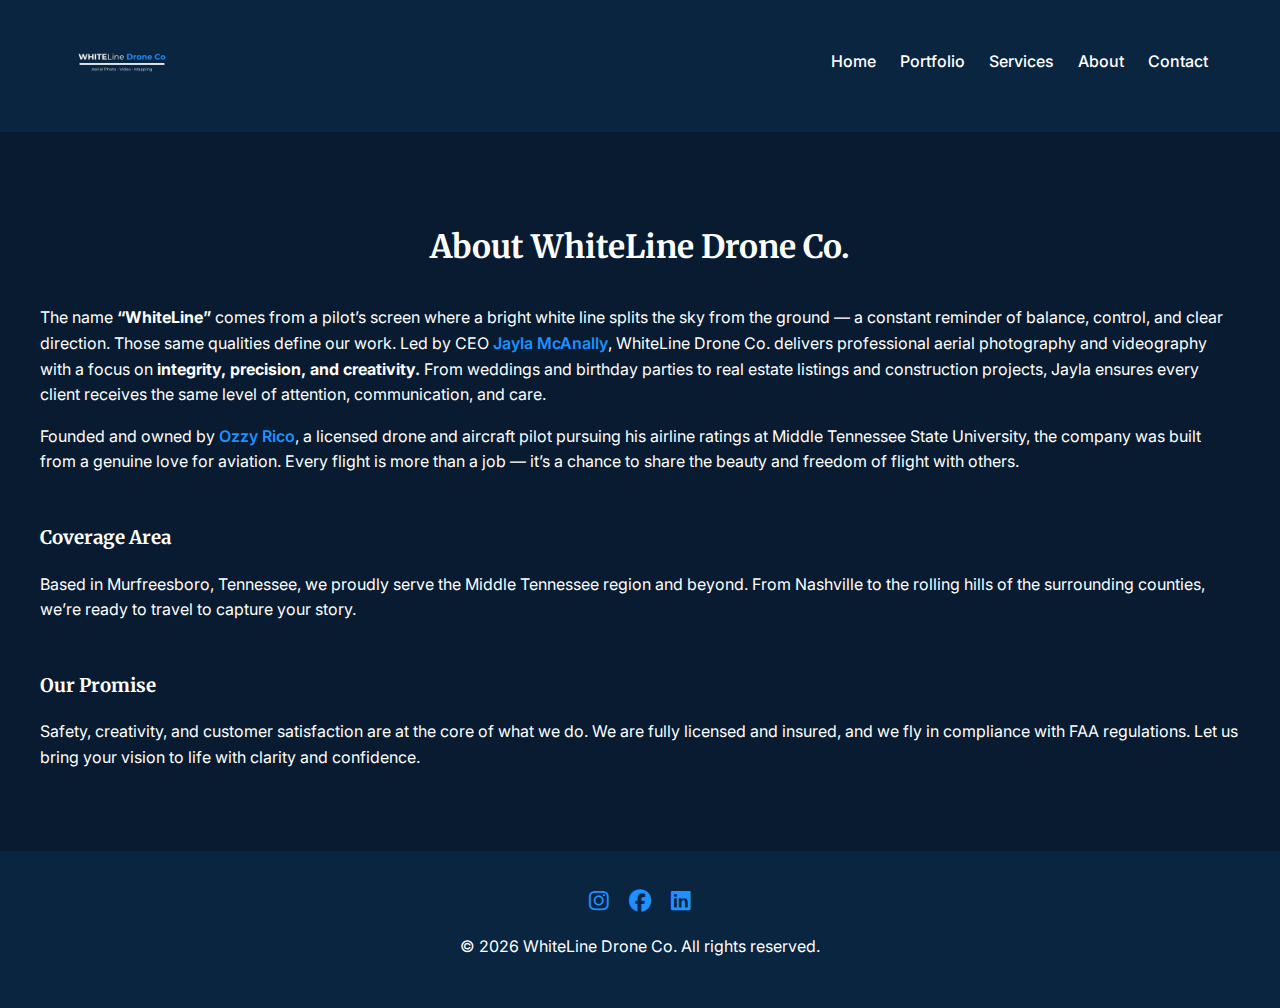
<file: about.html>
<!DOCTYPE html>
<html lang="en">
<head>
  <meta charset="UTF-8">
  <meta name="viewport" content="width=device-width, initial-scale=1.0">
  <title>About Us – WhiteLine Drone Co.</title>
  <link rel="stylesheet" href="/assets/css/styles.css">
  <link rel="stylesheet" href="https://cdnjs.cloudflare.com/ajax/libs/font-awesome/6.4.0/css/all.min.css">
  <meta name="description" content="Learn more about WhiteLine Drone Co. – our story, values, and coverage area.">
</head>
<body>
  <header>
    <div class="nav-container">
      <div class="logo">
        <a href="/"><img src="/assets/img/logo.png" alt="WhiteLine Drone Co. logo"></a>
      </div>
      <div class="menu-toggle" aria-label="Open navigation menu"><i class="fas fa-bars"></i></div>
      <nav>
        <ul>
          <li><a href="/">Home</a></li>
          <li><a href="/portfolio.html">Portfolio</a></li>
          <li><a href="/services.html">Services</a></li>
          <li><a href="/about.html">About</a></li>
          <li><a href="/contact.html">Contact</a></li>
        </ul>
      </nav>
    </div>
  </header>
  <main>
    <section>
  <div class="container">
    <h2 class="section-title">About WhiteLine Drone Co.</h2>
    <p>
      The name <strong>“WhiteLine”</strong> comes from a pilot’s screen where a bright white line splits the sky from the ground — a constant reminder of balance, control, and clear direction. Those same qualities define our work. Led by CEO <strong style="color:#1e90ff; font-weight:600;">Jayla McAnally</strong>, WhiteLine Drone Co. delivers professional aerial photography and videography with a focus on <strong>integrity, precision, and creativity.</strong> From weddings and birthday parties to real estate listings and construction projects, Jayla ensures every client receives the same level of attention, communication, and care.
    </p>
    <p>
      Founded and owned by <strong style="color:#1e90ff; font-weight:600;">Ozzy Rico</strong>, a licensed drone and aircraft pilot pursuing his airline ratings at Middle Tennessee State University, the company was built from a genuine love for aviation. Every flight is more than a job — it’s a chance to share the beauty and freedom of flight with others.
    </p>

    <h3 style="font-family:'Merriweather', serif; margin-top:3rem;">Coverage Area</h3>
    <p>
      Based in Murfreesboro, Tennessee, we proudly serve the Middle Tennessee region and beyond. From Nashville to the rolling hills of the surrounding counties, we’re ready to travel to capture your story.
    </p>

    <h3 style="font-family:'Merriweather', serif; margin-top:3rem;">Our Promise</h3>
    <p>
      Safety, creativity, and customer satisfaction are at the core of what we do. We are fully licensed and insured, and we fly in compliance with FAA regulations. Let us bring your vision to life with clarity and confidence.
    </p>
  </div>
</section>
  </main>
  <footer>
    <div class="container">
      <div class="social-links">
        <a href="https://www.instagram.com/whitelinedroneco/" target="_blank" rel="noopener" aria-label="Instagram"><i class="fab fa-instagram"></i></a>
        <a href="https://www.facebook.com/profile.php?id=61583462636953&sk=photos" target="_blank" rel="noopener" aria-label="Facebook"><i class="fab fa-facebook"></i></a>
        <a href="https://www.linkedin.com/company/109654018/admin/dashboard/" target="_blank" rel="noopener" aria-label="LinkedIn"><i class="fab fa-linkedin"></i></a>
      </div>
      <p>&copy; <span id="current-year"></span> WhiteLine Drone Co. All rights reserved.</p>
    </div>
  </footer>
  <script src="/assets/js/site.js"></script>
</body>
</html>
</file>
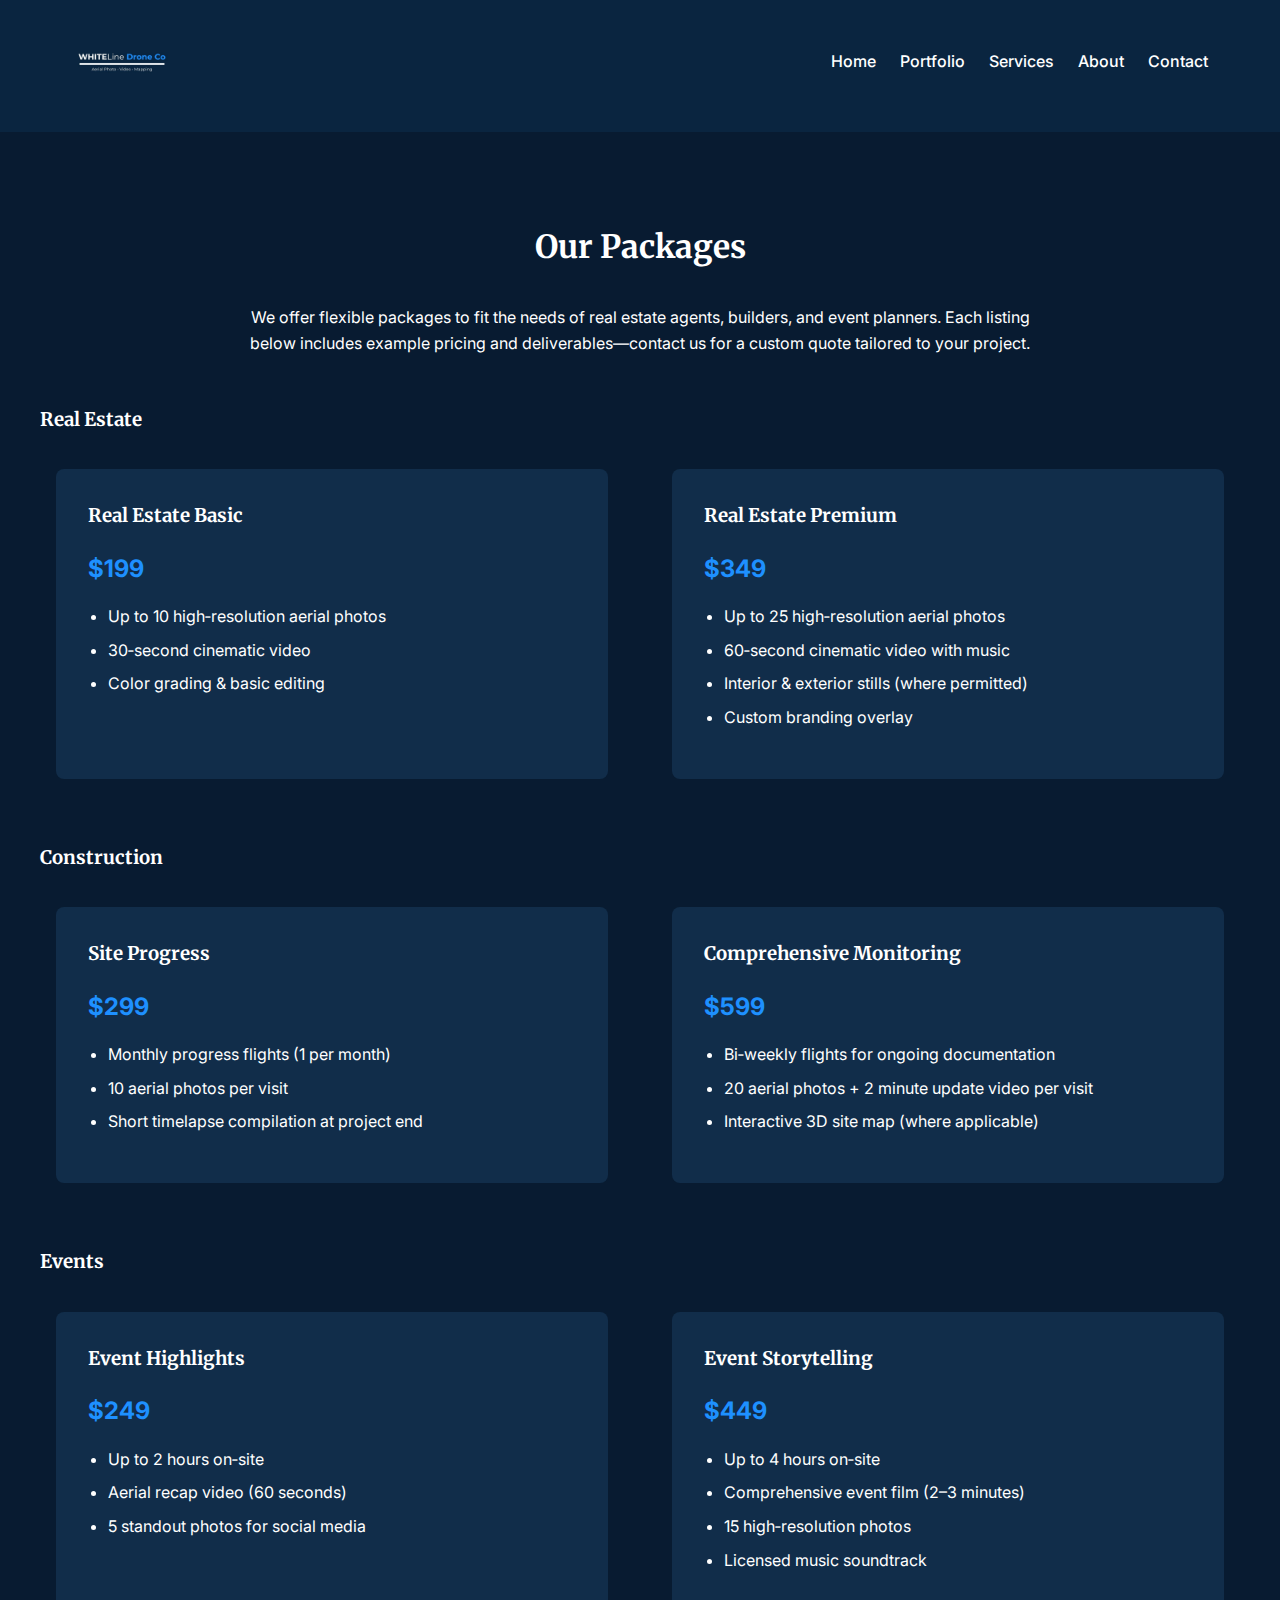
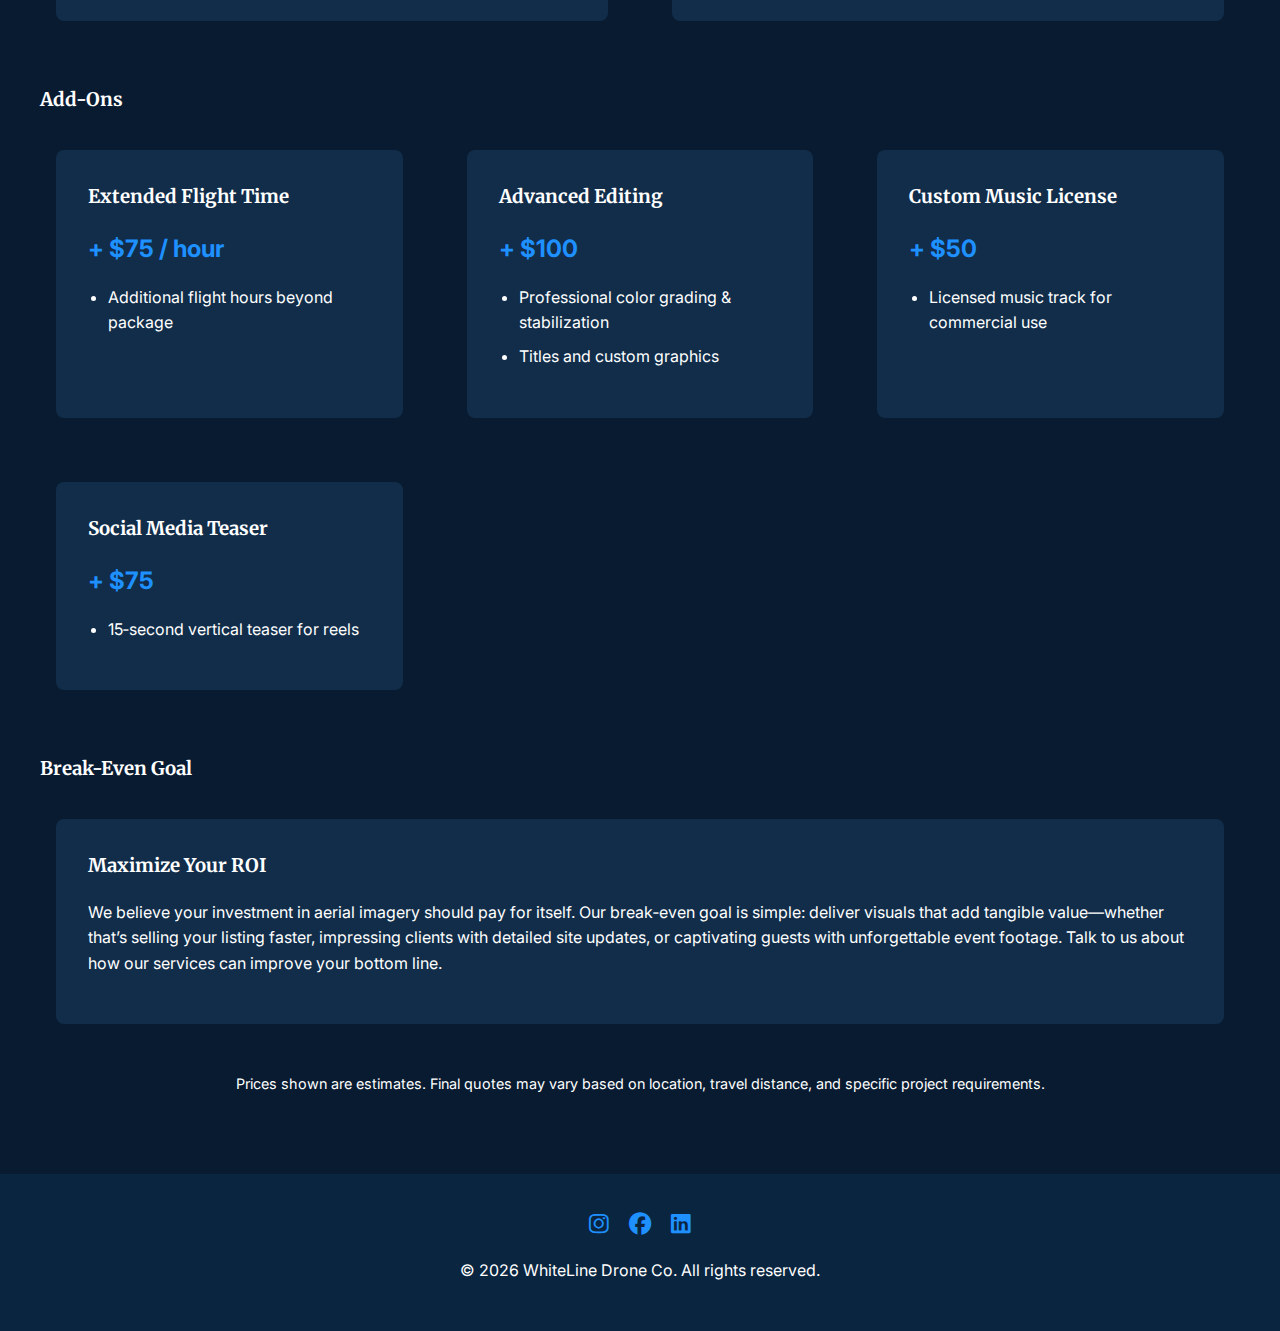
<file: services.html>
<!DOCTYPE html>
<html lang="en">
<head>
  <meta charset="UTF-8">
  <meta name="viewport" content="width=device-width, initial-scale=1.0">
  <title>Services – WhiteLine Drone Co.</title>
  <link rel="stylesheet" href="/assets/css/styles.css">
  <link rel="stylesheet" href="https://cdnjs.cloudflare.com/ajax/libs/font-awesome/6.4.0/css/all.min.css">
  <meta name="description" content="Discover our real estate, construction, and event drone packages, plus custom add‑ons and break‑even guidance.">
</head>
<body>
  <header>
    <div class="nav-container">
      <div class="logo">
        <a href="/"><img src="/assets/img/logo.png" alt="WhiteLine Drone Co. logo"></a>
      </div>
      <div class="menu-toggle" aria-label="Open navigation menu"><i class="fas fa-bars"></i></div>
      <nav>
        <ul>
          <li><a href="/">Home</a></li>
          <li><a href="/portfolio.html">Portfolio</a></li>
          <li><a href="/services.html">Services</a></li>
          <li><a href="/about.html">About</a></li>
          <li><a href="/contact.html">Contact</a></li>
        </ul>
      </nav>
    </div>
  </header>
  <main>
    <section>
      <div class="container">
        <h2 class="section-title">Our Packages</h2>
        <p style="text-align:center; max-width:800px; margin:0 auto 3rem auto;">We offer flexible packages to fit the needs of real estate agents, builders, and event planners. Each listing below includes example pricing and deliverables—contact us for a custom quote tailored to your project.</p>

        <h3 style="font-family:'Merriweather', serif;">Real Estate</h3>
        <div class="services-grid">
          <div class="card">
            <h3>Real Estate Basic</h3>
            <p class="price">$199</p>
            <ul>
              <li>Up to 10 high‑resolution aerial photos</li>
              <li>30‑second cinematic video</li>
              <li>Color grading &amp; basic editing</li>
            </ul>
          </div>
          <div class="card">
            <h3>Real Estate Premium</h3>
            <p class="price">$349</p>
            <ul>
              <li>Up to 25 high‑resolution aerial photos</li>
              <li>60‑second cinematic video with music</li>
              <li>Interior &amp; exterior stills (where permitted)</li>
              <li>Custom branding overlay</li>
            </ul>
          </div>
        </div>

        <h3 style="font-family:'Merriweather', serif; margin-top:3rem;">Construction</h3>
        <div class="services-grid">
          <div class="card">
            <h3>Site Progress</h3>
            <p class="price">$299</p>
            <ul>
              <li>Monthly progress flights (1 per month)</li>
              <li>10 aerial photos per visit</li>
              <li>Short timelapse compilation at project end</li>
            </ul>
          </div>
          <div class="card">
            <h3>Comprehensive Monitoring</h3>
            <p class="price">$599</p>
            <ul>
              <li>Bi‑weekly flights for ongoing documentation</li>
              <li>20 aerial photos + 2 minute update video per visit</li>
              <li>Interactive 3D site map (where applicable)</li>
            </ul>
          </div>
        </div>

        <h3 style="font-family:'Merriweather', serif; margin-top:3rem;">Events</h3>
        <div class="services-grid">
          <div class="card">
            <h3>Event Highlights</h3>
            <p class="price">$249</p>
            <ul>
              <li>Up to 2 hours on‑site</li>
              <li>Aerial recap video (60 seconds)</li>
              <li>5 standout photos for social media</li>
            </ul>
          </div>
          <div class="card">
            <h3>Event Storytelling</h3>
            <p class="price">$449</p>
            <ul>
              <li>Up to 4 hours on‑site</li>
              <li>Comprehensive event film (2–3 minutes)</li>
              <li>15 high‑resolution photos</li>
              <li>Licensed music soundtrack</li>
            </ul>
          </div>
        </div>

        <h3 style="font-family:'Merriweather', serif; margin-top:3rem;">Add‑Ons</h3>
        <div class="services-grid">
          <div class="card">
            <h3>Extended Flight Time</h3>
            <p class="price">+ $75 / hour</p>
            <ul>
              <li>Additional flight hours beyond package</li>
            </ul>
          </div>
          <div class="card">
            <h3>Advanced Editing</h3>
            <p class="price">+ $100</p>
            <ul>
              <li>Professional color grading &amp; stabilization</li>
              <li>Titles and custom graphics</li>
            </ul>
          </div>
          <div class="card">
            <h3>Custom Music License</h3>
            <p class="price">+ $50</p>
            <ul>
              <li>Licensed music track for commercial use</li>
            </ul>
          </div>
          <div class="card">
            <h3>Social Media Teaser</h3>
            <p class="price">+ $75</p>
            <ul>
              <li>15‑second vertical teaser for reels</li>
            </ul>
          </div>
        </div>

        <h3 style="font-family:'Merriweather', serif; margin-top:3rem;">Break‑Even Goal</h3>
        <div class="services-grid">
          <div class="card">
            <h3>Maximize Your ROI</h3>
            <p>We believe your investment in aerial imagery should pay for itself. Our break‑even goal is simple: deliver visuals that add tangible value—whether that’s selling your listing faster, impressing clients with detailed site updates, or captivating guests with unforgettable event footage. Talk to us about how our services can improve your bottom line.</p>
          </div>
        </div>
        <p style="font-size:0.9rem; margin-top:2rem; text-align:center;">Prices shown are estimates. Final quotes may vary based on location, travel distance, and specific project requirements.</p>
      </div>
    </section>
  </main>
  <footer>
    <div class="container">
      <div class="social-links">
        <a href="https://www.instagram.com/whitelinedroneco/" target="_blank" rel="noopener" aria-label="Instagram"><i class="fab fa-instagram"></i></a>
        <a href="https://www.facebook.com/profile.php?id=61583462636953&sk=photos" target="_blank" rel="noopener" aria-label="Facebook"><i class="fab fa-facebook"></i></a>
        <a href="https://www.linkedin.com/company/109654018/admin/dashboard/" target="_blank" rel="noopener" aria-label="LinkedIn"><i class="fab fa-linkedin"></i></a>
      </div>
      <p>&copy; <span id="current-year"></span> WhiteLine Drone Co. All rights reserved.</p>
    </div>
  </footer>
  <script src="/assets/js/site.js"></script>
</body>
</html>
</file>
<file: assets/css/styles.css>
/*
 * WhiteLine Drone Co. main stylesheet
 *
 * Defines a dark‑themed palette built around a deep blue primary and vivid
 * azure accent. The typography combines Merriweather for headlines with
 * Inter for body copy. Layouts are responsive and use CSS grid and flex
 * where appropriate. Cards gently elevate on hover, and navigation
 * collapses into a hamburger menu on small screens.
 */

@import url('https://fonts.googleapis.com/css2?family=Merriweather:wght@700&family=Inter:wght@400;500;700&display=swap');

:root {
  --primary-color: #0a2540;
  --accent-color: #1e90ff;
  --text-color: #ffffff;
  --background-color: #081b31;
  --card-background: #112d4a;
  --border-radius: 8px;
}

* {
  box-sizing: border-box;
}

body {
  margin: 0;
  font-family: 'Inter', sans-serif;
  background-color: var(--background-color);
  color: var(--text-color);
  line-height: 1.6;
}

header {
  background-color: var(--primary-color);
  position: sticky;
  top: 0;
  width: 100%;
  z-index: 10;
}

.nav-container {
  display: flex;
  justify-content: space-between;
  align-items: center;
  padding: 0.75rem 2rem;
  max-width: 1200px;
  margin: 0 auto;
}

/* Increase the size of the logo in the navigation bar. A taller logo
   helps it stand out without overwhelming the nav. */
.logo img {
  height: 100px;
}

nav {
  display: flex;
  align-items: center;
}

nav ul {
  list-style: none;
  margin: 0;
  padding: 0;
  display: flex;
  align-items: center;
}

nav ul li {
  margin-left: 1.5rem;
}

nav a {
  color: var(--text-color);
  text-decoration: none;
  font-weight: 500;
  transition: color 0.2s;
}

nav a:hover,
nav a:focus {
  color: var(--accent-color);
}

/* Mobile navigation */
.menu-toggle {
  display: none;
  font-size: 1.5rem;
  color: var(--text-color);
  cursor: pointer;
}

@media (max-width: 768px) {
  nav ul {
    position: absolute;
    top: 100%;
    left: 0;
    right: 0;
    flex-direction: column;
    background-color: var(--primary-color);
    max-height: 0;
    overflow: hidden;
    transition: max-height 0.3s ease-in-out;
  }
  nav ul.open {
    max-height: 500px;
  }
  nav ul li {
    margin: 1rem 0;
    text-align: center;
  }
  .menu-toggle {
    display: block;
  }
}

main {
  flex: 1;
}

/* Hero section */
.hero {
  height: 80vh;
  background-image: url('/assets/img/og-cover.jpg');
  background-size: cover;
  background-position: center;
  position: relative;
  display: flex;
  justify-content: center;
  align-items: center;
  text-align: center;
  padding: 0 2rem;
}

.hero::after {
  content: '';
  position: absolute;
  top: 0;
  left: 0;
  width: 100%;
  height: 100%;
  background-color: rgba(10, 37, 64, 0.7);
}

.hero-content {
  position: relative;
  z-index: 1;
  max-width: 800px;
  color: var(--text-color);
}

.hero-content h1 {
  font-family: 'Merriweather', serif;
  font-size: 2.5rem;
  margin-bottom: 1rem;
}

.hero-content p {
  font-size: 1.2rem;
  margin-bottom: 2rem;
}

.hero-buttons .btn {
  display: inline-block;
  margin: 0.5rem;
  padding: 0.75rem 1.5rem;
  border-radius: var(--border-radius);
  border: 2px solid var(--accent-color);
  text-decoration: none;
  font-weight: 600;
  transition: background-color 0.3s, color 0.3s;
}

.btn-primary {
  background-color: var(--accent-color);
  color: var(--primary-color);
}

.btn-secondary {
  background-color: transparent;
  color: var(--accent-color);
}

.btn-primary:hover,
.btn-primary:focus {
  background-color: #1d77d3;
  color: var(--text-color);
}

.btn-secondary:hover,
.btn-secondary:focus {
  background-color: var(--accent-color);
  color: var(--primary-color);
}

section {
  padding: 4rem 2rem;
}

.container {
  max-width: 1200px;
  margin: 0 auto;
}

.section-title {
  font-family: 'Merriweather', serif;
  font-size: 2rem;
  text-align: center;
  margin-bottom: 2rem;
}

/* Cards */
.card {
  background-color: var(--card-background);
  border-radius: var(--border-radius);
  padding: 2rem;
  margin: 1rem;
  transition: transform 0.3s ease, box-shadow 0.3s ease;
}

.card:hover {
  transform: translateY(-5px);
  box-shadow: 0 4px 12px rgba(0, 0, 0, 0.3);
}

.card h3 {
  font-family: 'Merriweather', serif;
  margin-top: 0;
}

.price {
  font-size: 1.5rem;
  font-weight: 700;
  margin: 0.5rem 0 1rem 0;
  color: var(--accent-color);
}

.services-grid {
  display: grid;
  grid-template-columns: repeat(auto-fit, minmax(280px, 1fr));
  gap: 2rem;
}

ul {
  padding-left: 1.25rem;
}

li {
  margin-bottom: 0.5rem;
}

/* Gallery */
.gallery {
  display: grid;
  grid-template-columns: repeat(auto-fit, minmax(250px, 1fr));
  gap: 1rem;
}

.gallery a {
  display: block;
}

.gallery img {
  width: 100%;
  height: auto;
  border-radius: var(--border-radius);
  cursor: pointer;
  transition: opacity 0.3s;
}

.gallery img:hover {
  opacity: 0.85;
}

/* Video container */
.video-container {
  position: relative;
  padding-top: 56.25%; /* 16:9 aspect ratio */
  margin-bottom: 2rem;
}

.video-container iframe {
  position: absolute;
  top: 0;
  left: 0;
  width: 100%;
  height: 100%;
  border: none;
  border-radius: var(--border-radius);
}

/* Contact form */
form {
  max-width: 600px;
  margin: 0 auto;
}

form input,
form select,
form textarea {
  width: 100%;
  padding: 0.75rem;
  margin-bottom: 1rem;
  border: none;
  border-radius: var(--border-radius);
  background-color: var(--card-background);
  color: var(--text-color);
}

form textarea {
  min-height: 150px;
}

form button {
  width: 100%;
  padding: 0.75rem;
  border: none;
  border-radius: var(--border-radius);
  background-color: var(--accent-color);
  color: var(--primary-color);
  font-weight: 600;
  cursor: pointer;
  transition: background-color 0.3s;
}

form button:hover,
form button:focus {
  background-color: #1d77d3;
}

#status-message {
  text-align: center;
  margin-top: 1rem;
  font-weight: 500;
}

/* Footer */
footer {
  background-color: var(--primary-color);
  text-align: center;
  padding: 2rem 1rem;
  color: var(--text-color);
}

footer .social-links {
  margin-bottom: 1rem;
}

footer .social-links a {
  color: var(--accent-color);
  margin: 0 0.5rem;
  font-size: 1.4rem;
  transition: color 0.2s;
}

footer .social-links a:hover,
footer .social-links a:focus {
  color: #1d77d3;
}
</file>
